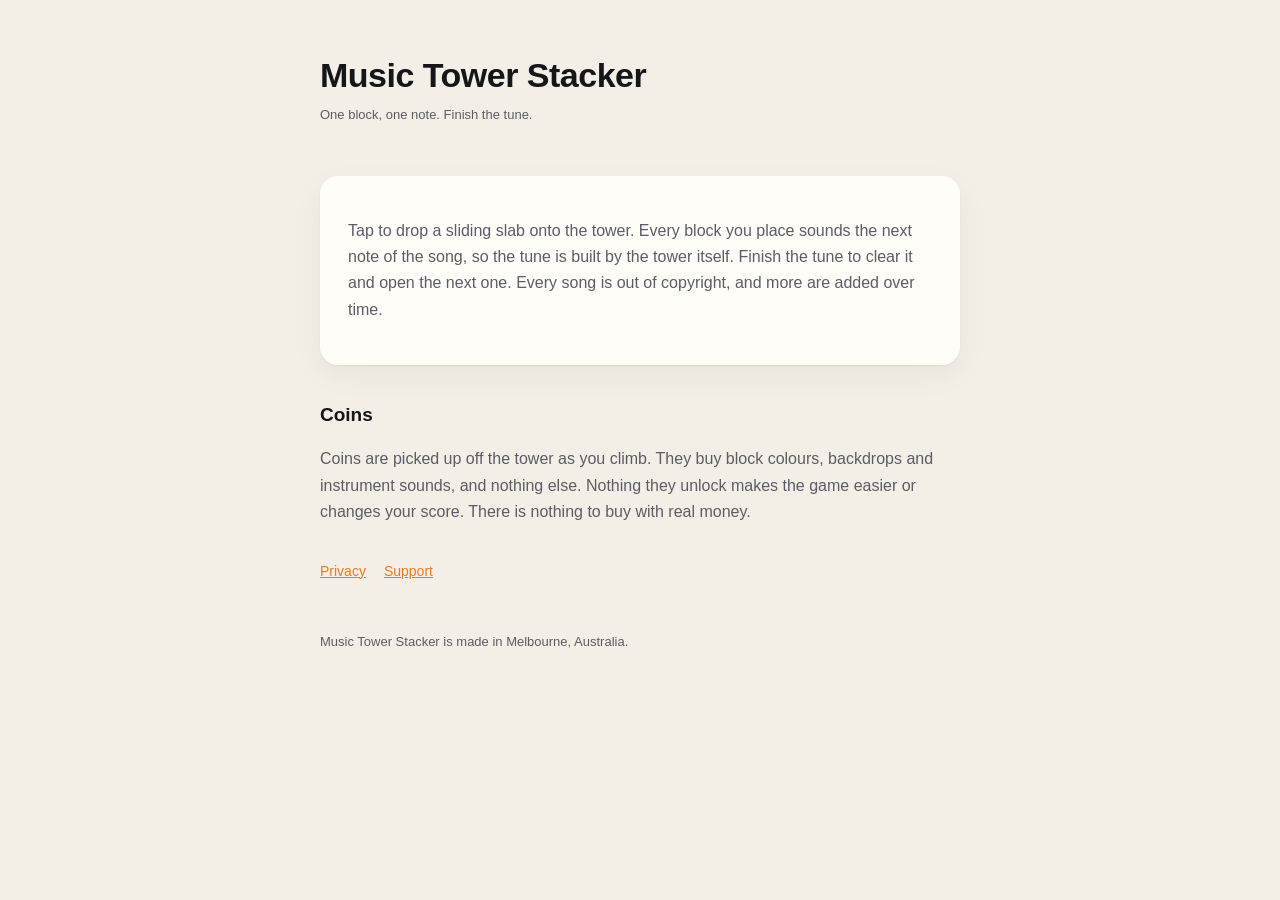
<file: index.html>
<!doctype html><html lang="en"><head><meta charset="utf-8">
<meta name="viewport" content="width=device-width,initial-scale=1">
<title>Music Tower Stacker</title><link rel="stylesheet" href="style.css"></head><body>
<div class="wrap">
<h1>Music Tower Stacker</h1>
<p class="tag">One block, one note. Finish the tune.</p>
<div class="card">
<p>Tap to drop a sliding slab onto the tower. Every block you place sounds the next note
of the song, so the tune is built by the tower itself. Finish the tune to clear it and
open the next one. Every song is out of copyright, and more are added over time.</p>
</div>
<h2>Coins</h2>
<p>Coins are picked up off the tower as you climb. They buy block colours, backdrops and
instrument sounds, and nothing else. Nothing they unlock makes the game easier or changes
your score. There is nothing to buy with real money.</p>
<nav><a href="privacy.html">Privacy</a><a href="support.html">Support</a></nav>
<footer>Music Tower Stacker is made in Melbourne, Australia.</footer>
</div></body></html>
</file>
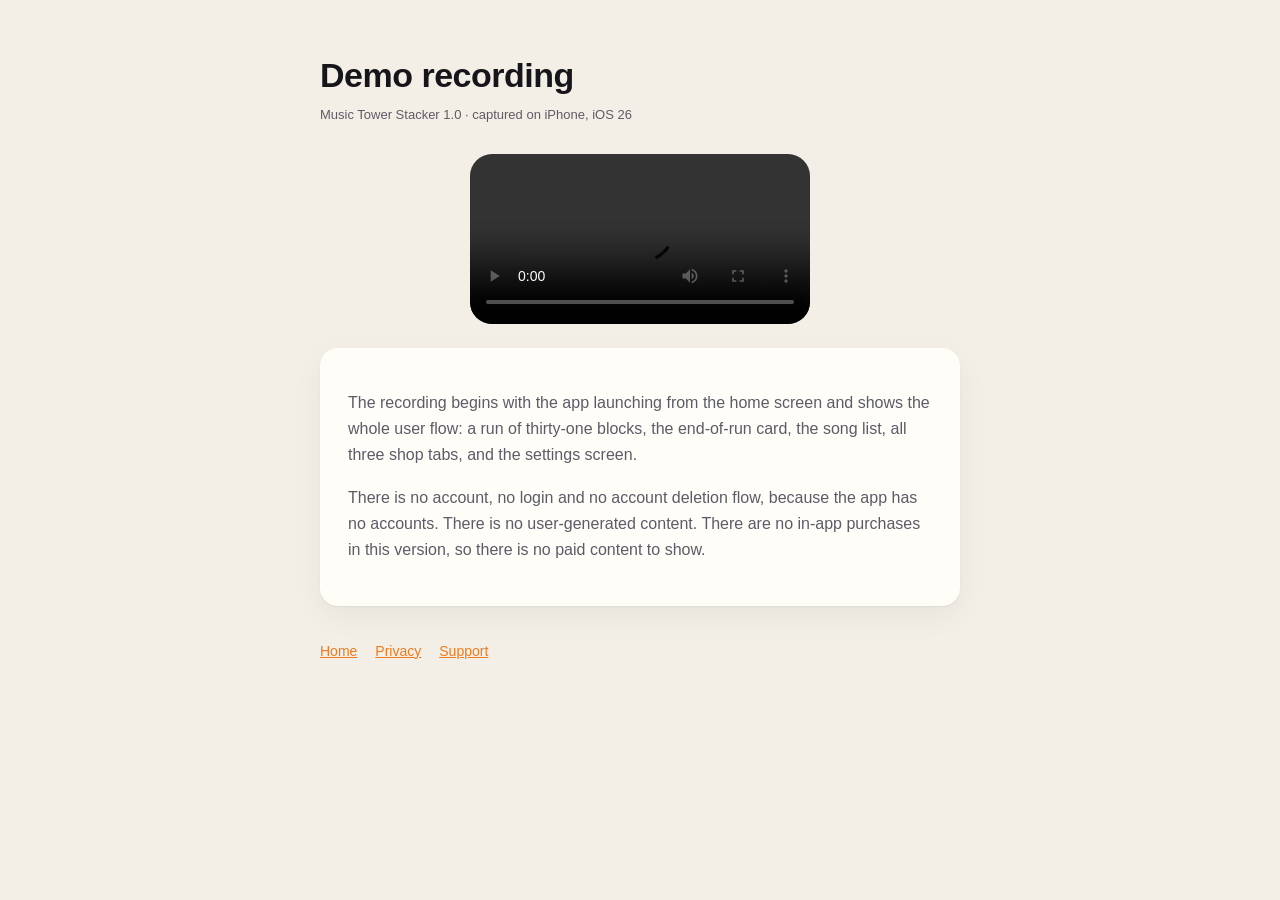
<file: demo.html>
<!doctype html><html lang="en"><head><meta charset="utf-8">
<meta name="viewport" content="width=device-width,initial-scale=1">
<title>Music Tower Stacker — demo for App Review</title><link rel="stylesheet" href="style.css"></head><body>
<div class="wrap">
<h1>Demo recording</h1>
<p class="tag">Music Tower Stacker 1.0 · captured on iPhone, iOS 26</p>
<video src="demo.mp4" controls playsinline style="width:100%;max-width:340px;display:block;margin:0 auto 24px;border-radius:22px"></video>
<div class="card">
<p>The recording begins with the app launching from the home screen and shows the whole
user flow: a run of thirty-one blocks, the end-of-run card, the song list, all three shop
tabs, and the settings screen.</p>
<p>There is no account, no login and no account deletion flow, because the app has no
accounts. There is no user-generated content. There are no in-app purchases in this
version, so there is no paid content to show.</p>
</div>
<nav><a href="index.html">Home</a><a href="privacy.html">Privacy</a><a href="support.html">Support</a></nav>
</div></body></html>
</file>
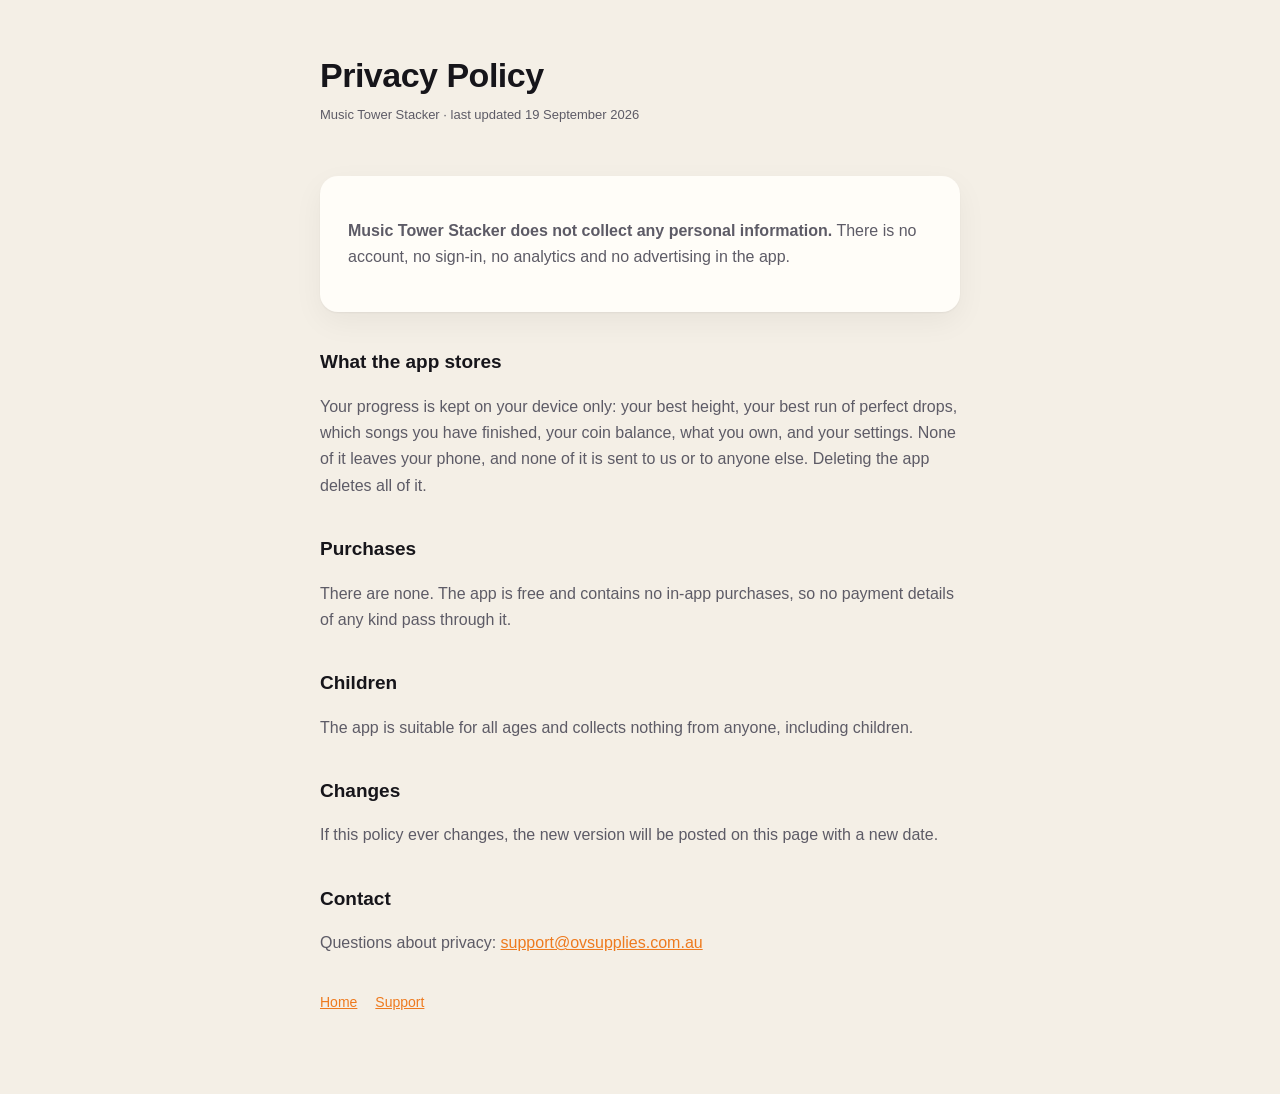
<file: privacy.html>
<!doctype html><html lang="en"><head><meta charset="utf-8">
<meta name="viewport" content="width=device-width,initial-scale=1">
<title>Privacy Policy — Music Tower Stacker</title><link rel="stylesheet" href="style.css"></head><body>
<div class="wrap">
<h1>Privacy Policy</h1>
<p class="tag">Music Tower Stacker · last updated 19 September 2026</p>
<div class="card">
<p><strong>Music Tower Stacker does not collect any personal information.</strong> There is no
account, no sign-in, no analytics and no advertising in the app.</p>
</div>
<h2>What the app stores</h2>
<p>Your progress is kept on your device only: your best height, your best run of perfect
drops, which songs you have finished, your coin balance, what you own, and your settings.
None of it leaves your phone, and none of it is sent to us or to anyone else. Deleting the
app deletes all of it.</p>
<h2>Purchases</h2>
<p>There are none. The app is free and contains no in-app purchases, so no payment details
of any kind pass through it.</p>
<h2>Children</h2>
<p>The app is suitable for all ages and collects nothing from anyone, including children.</p>
<h2>Changes</h2>
<p>If this policy ever changes, the new version will be posted on this page with a new date.</p>
<h2>Contact</h2>
<p>Questions about privacy: <a href="mailto:support@ovsupplies.com.au">support@ovsupplies.com.au</a></p>
<nav><a href="index.html">Home</a><a href="support.html">Support</a></nav>
</div></body></html>
</file>
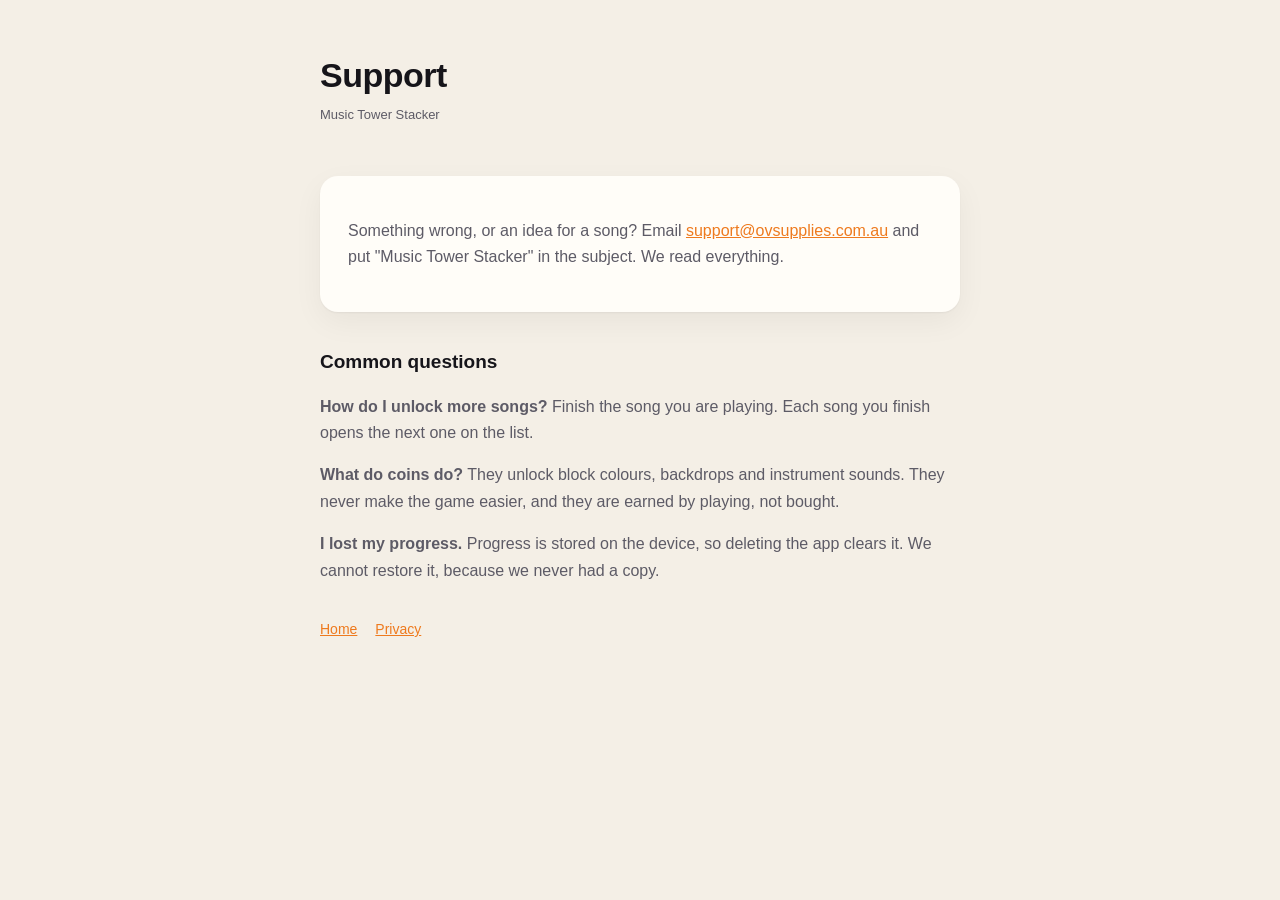
<file: support.html>
<!doctype html><html lang="en"><head><meta charset="utf-8">
<meta name="viewport" content="width=device-width,initial-scale=1">
<title>Support — Music Tower Stacker</title><link rel="stylesheet" href="style.css"></head><body>
<div class="wrap">
<h1>Support</h1>
<p class="tag">Music Tower Stacker</p>
<div class="card">
<p>Something wrong, or an idea for a song? Email
<a href="mailto:support@ovsupplies.com.au">support@ovsupplies.com.au</a>
and put "Music Tower Stacker" in the subject. We read everything.</p>
</div>
<h2>Common questions</h2>
<p><strong>How do I unlock more songs?</strong> Finish the song you are playing. Each song you
finish opens the next one on the list.</p>
<p><strong>What do coins do?</strong> They unlock block colours, backdrops and instrument
sounds. They never make the game easier, and they are earned by playing, not bought.</p>
<p><strong>I lost my progress.</strong> Progress is stored on the device, so deleting the app
clears it. We cannot restore it, because we never had a copy.</p>

<nav><a href="index.html">Home</a><a href="privacy.html">Privacy</a></nav>
</div></body></html>
</file>
<file: style.css>
:root { --ink:#16151a; --dim:#5d5b66; --bg:#f4efe6; --card:#fffdf8; --accent:#ee7a1e; }
* { box-sizing:border-box; }
body { margin:0; background:var(--bg); color:var(--ink);
  font:16px/1.65 -apple-system,BlinkMacSystemFont,"Segoe UI",Roboto,Helvetica,Arial,sans-serif; }
.wrap { max-width:680px; margin:0 auto; padding:56px 20px 80px; }
h1 { font-size:34px; line-height:1.15; letter-spacing:-0.5px; margin:0 0 6px; }
h2 { font-size:19px; margin:34px 0 8px; }
p, li { color:var(--dim); }
a { color:var(--accent); }
.tag { display:inline-block; font-size:13px; color:var(--dim); margin:0 0 28px; }
.card { background:var(--card); border-radius:18px; padding:26px 28px; margin:22px 0;
  box-shadow:0 1px 2px rgba(0,0,0,.05), 0 10px 30px rgba(0,0,0,.05); }
nav { margin-top:34px; font-size:14px; }
nav a { margin-right:18px; }
footer { margin-top:48px; font-size:13px; color:var(--dim); }
</file>
